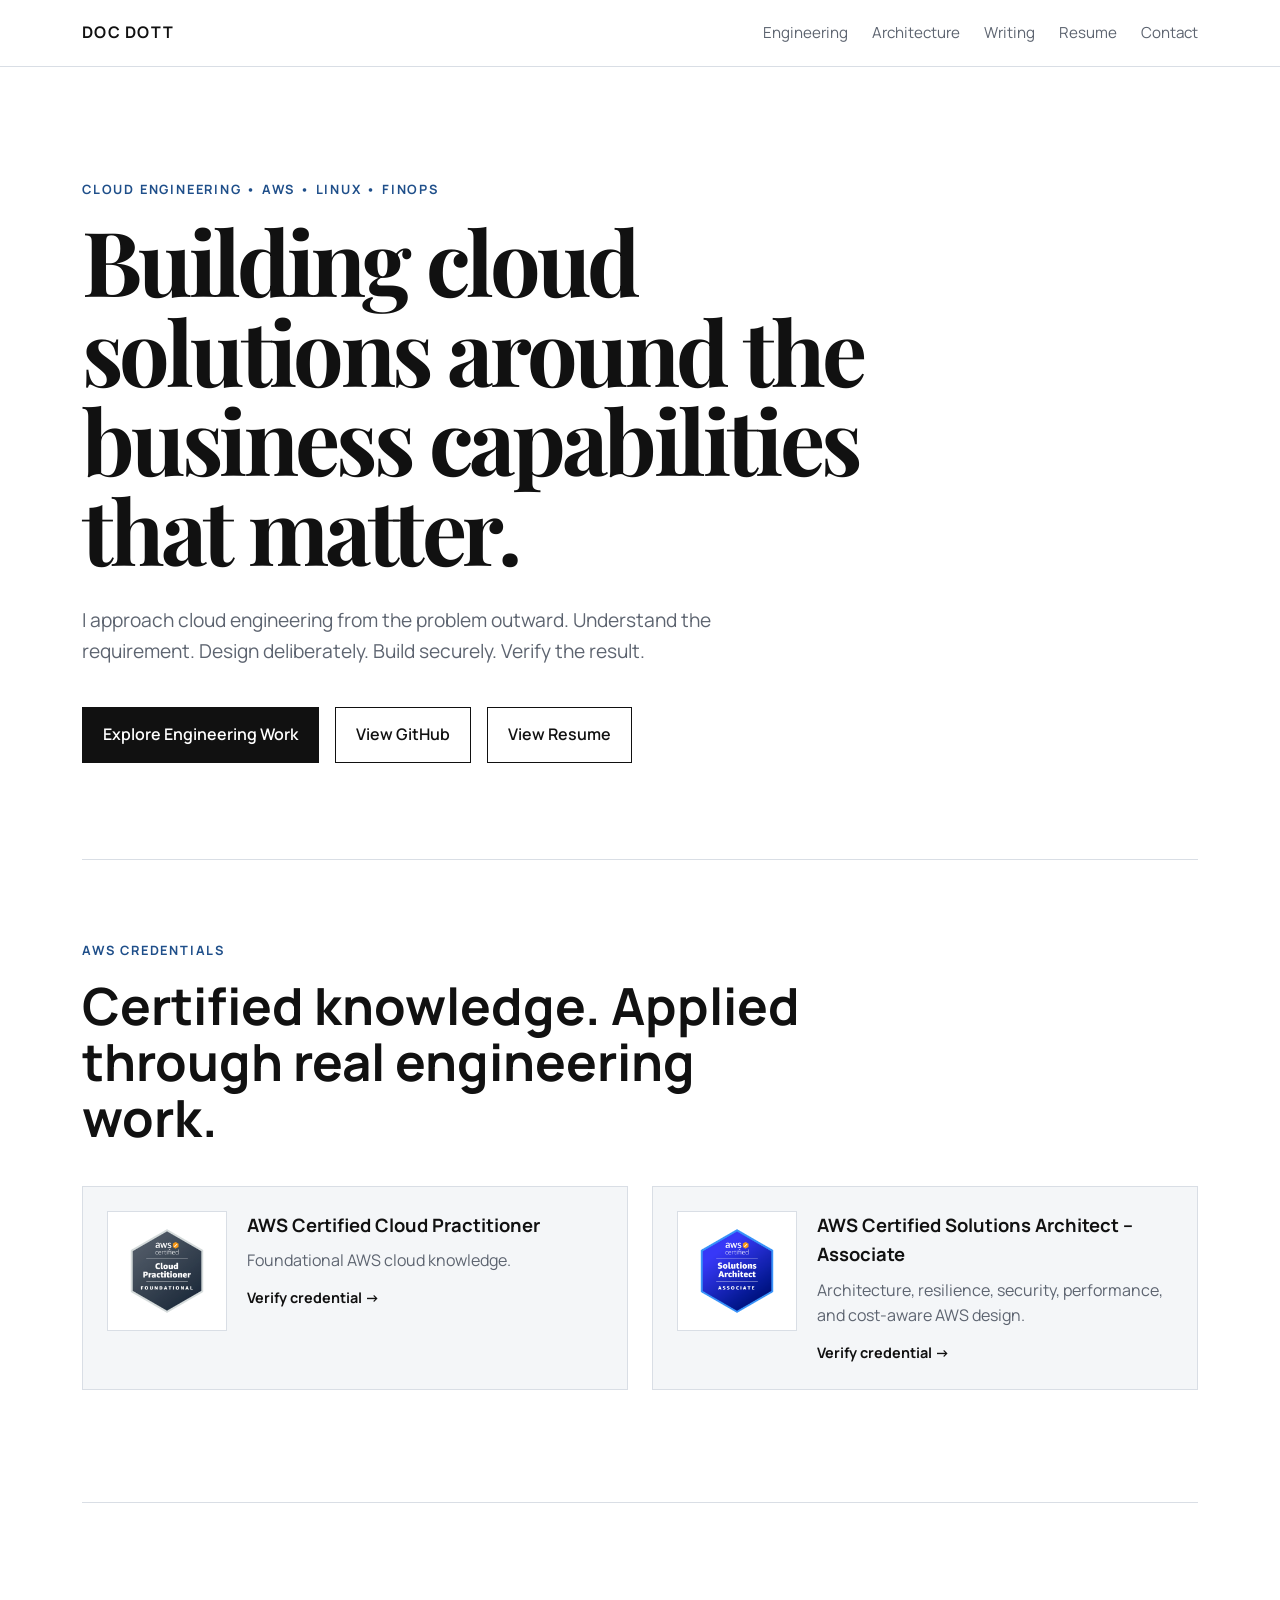
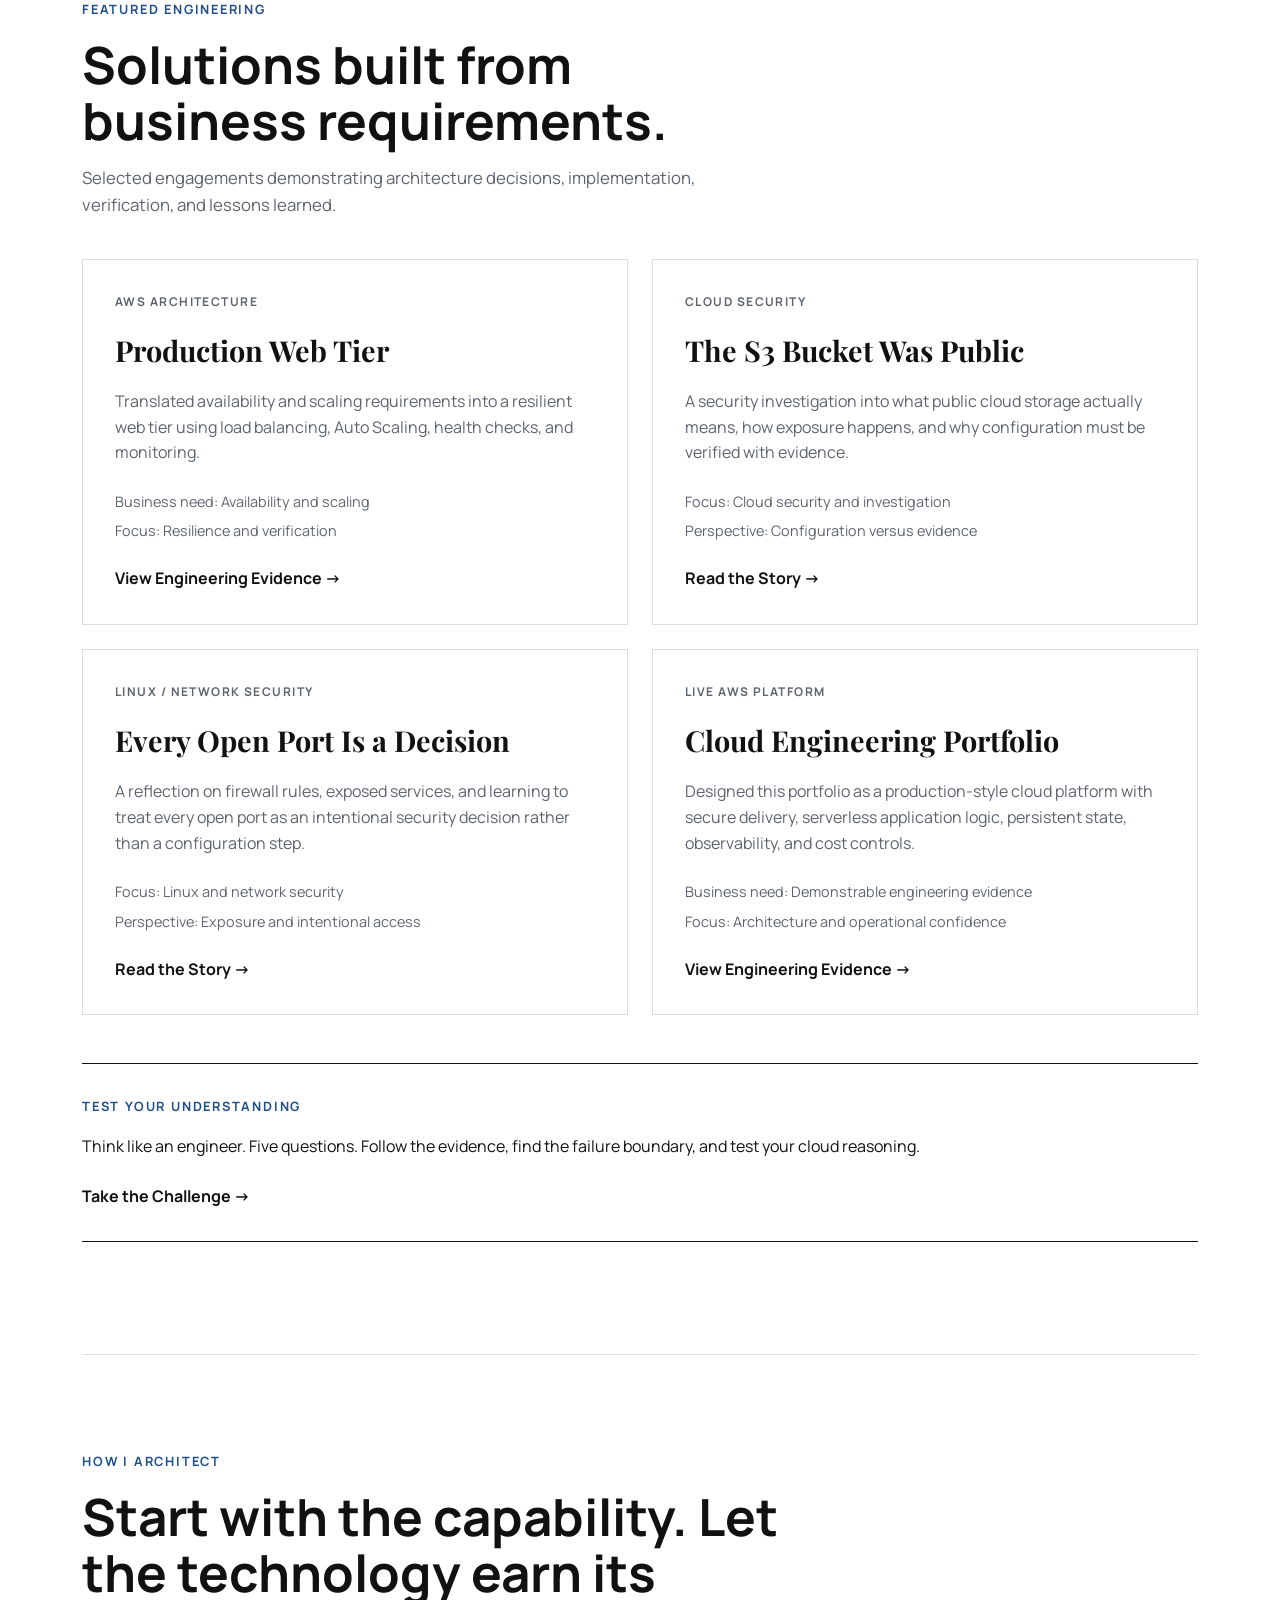
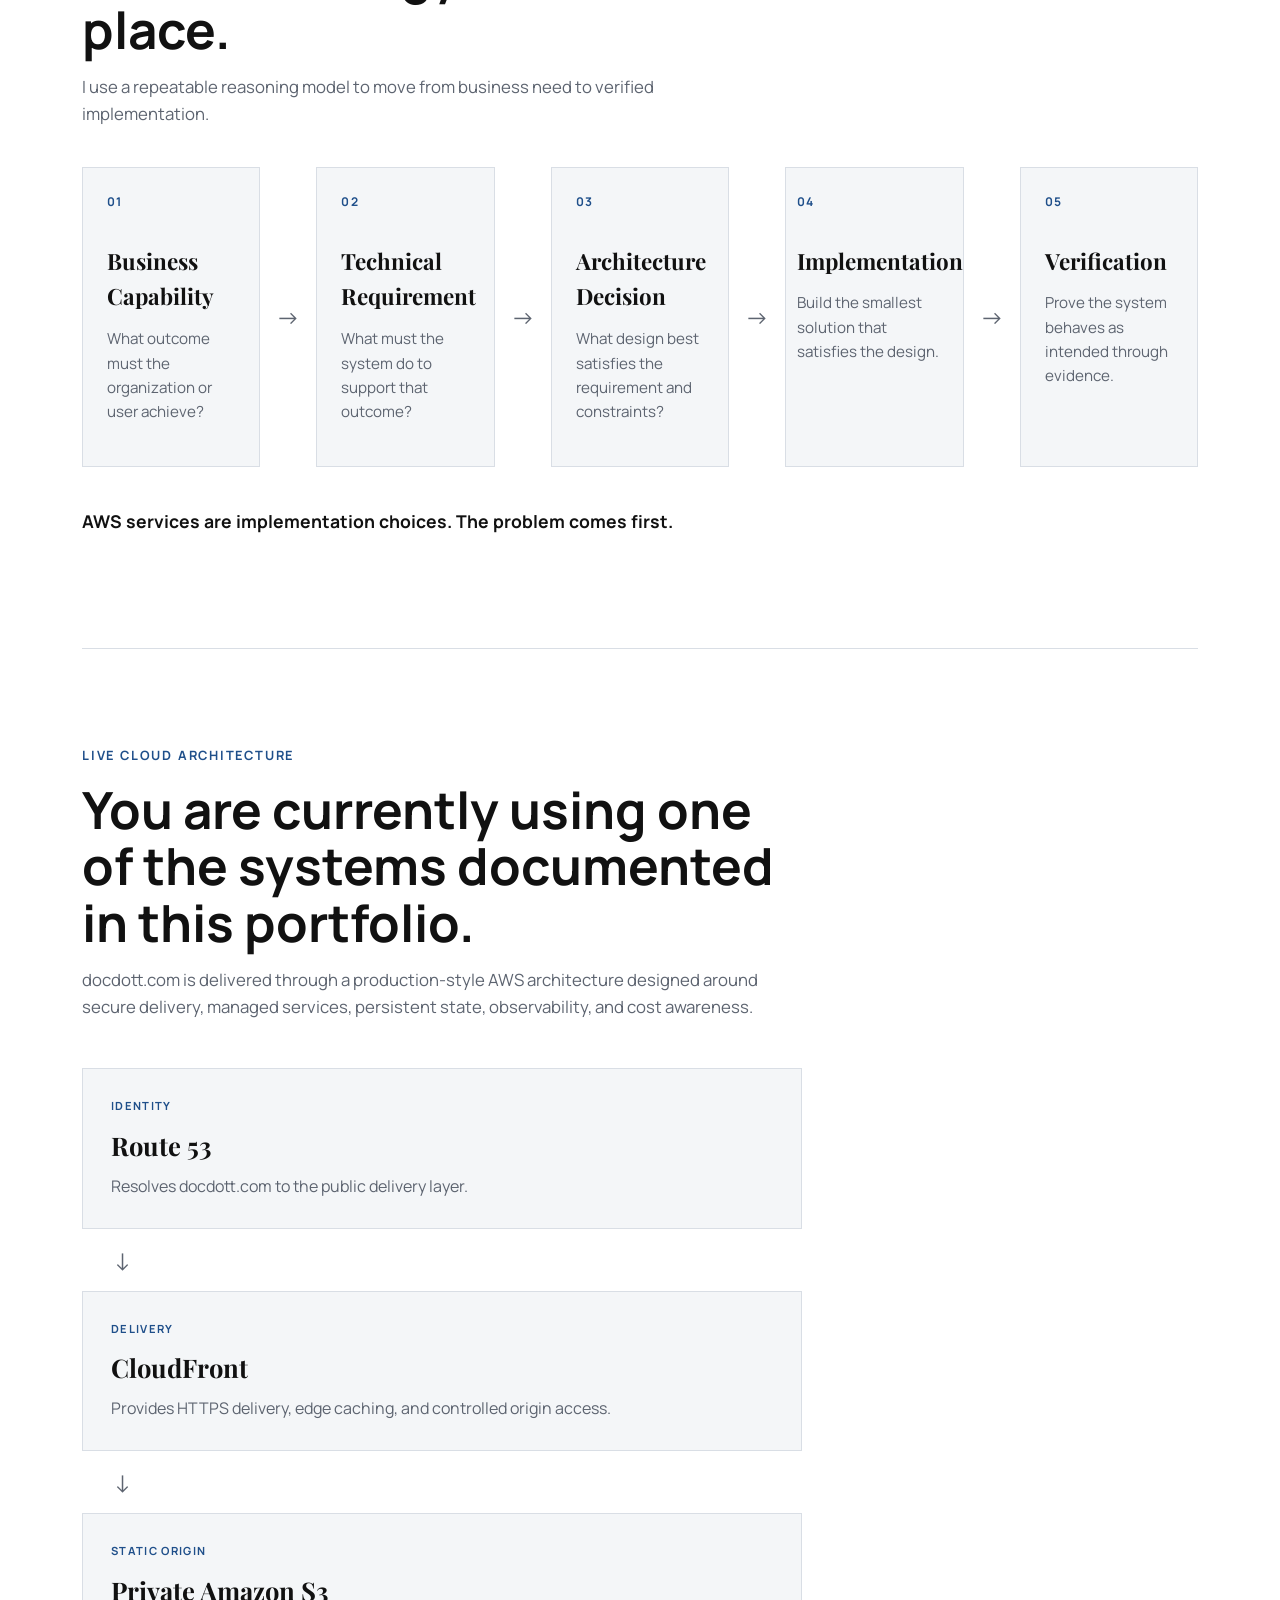
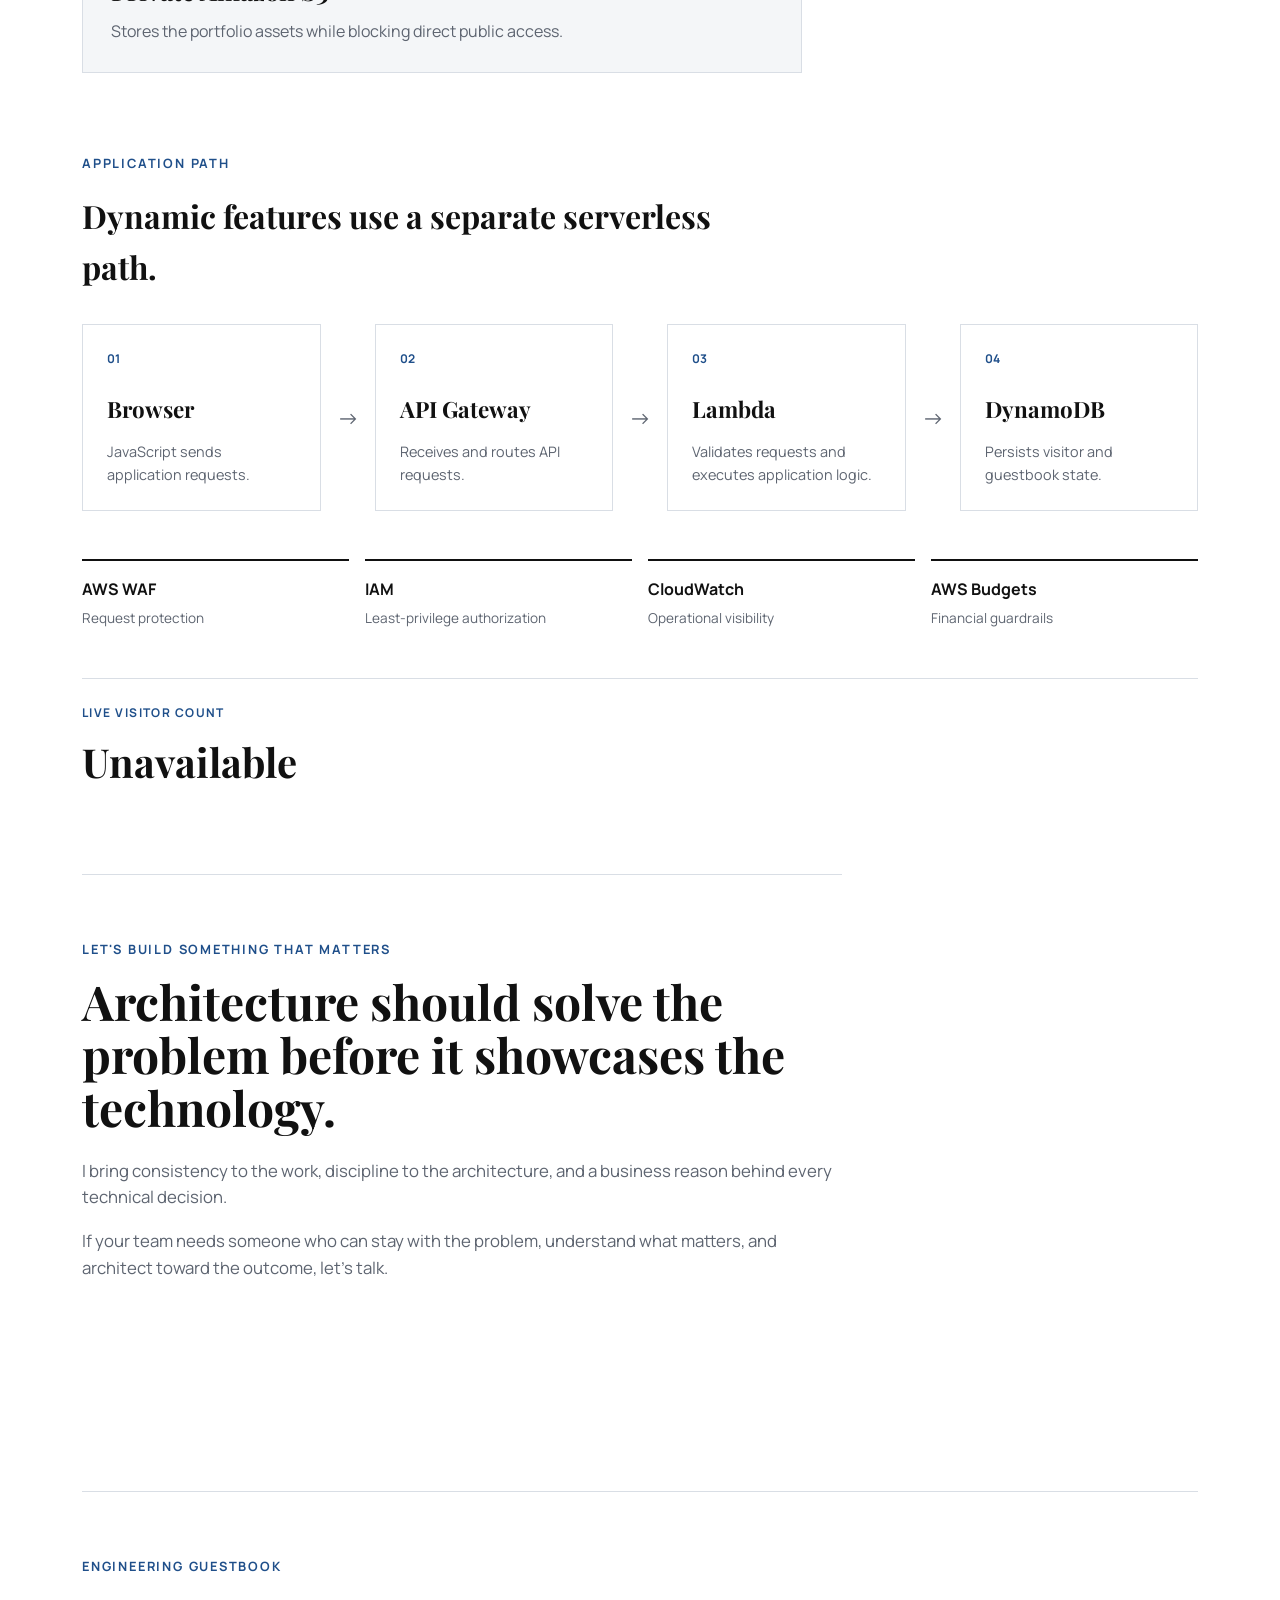
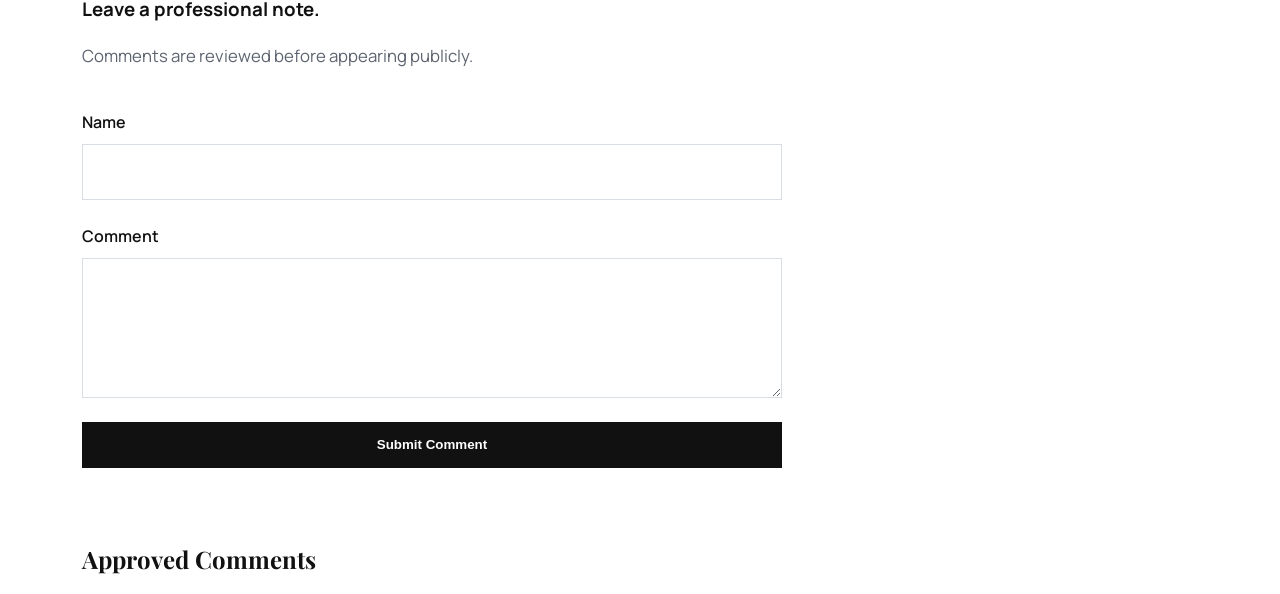
<file: engagements/engagement-10/website/index.html>
<!DOCTYPE html>
<html lang="en">

<head>
    <meta charset="UTF-8">
    <meta name="viewport" content="width=device-width, initial-scale=1.0">

    <title>Doc Dott | Cloud Engineering</title>

    <meta name="description"
        content="Cloud engineering portfolio focused on architecture, business capabilities, and verified solutions.">

    <link rel="preconnect" href="https://fonts.googleapis.com">
    <link rel="preconnect" href="https://fonts.gstatic.com" crossorigin>

    <link
        href="https://fonts.googleapis.com/css2?family=Manrope:wght@400;500;600;700&family=Playfair+Display:wght@600;700&display=swap"
        rel="stylesheet">

    <link rel="stylesheet" href="css/styles.css">
</head>

<body>

    <header class="site-header">
        <nav class="navigation">
            <a class="brand" href="/">DOC DOTT</a>

            <div class="nav-links">
                <a href="#engineering">Engineering</a>
                <a href="#architecture">Architecture</a>
                <a href="https://medium.com/@dotcolumbia" target="_blank" rel="noopener noreferrer">
                    Writing
                </a>

                <a href="assets/Dottington-Fullwood-Cloud-Engineer.pdf" target="_blank" rel="noopener noreferrer">
                    Resume
                </a>
                <a href="#contact">Contact</a>
            </div>
        </nav>
    </header>

    <main>

        <section class="hero">
            <p class="eyebrow">CLOUD ENGINEERING • AWS • LINUX • FINOPS</p>

            <h1>
                Building cloud solutions around the
                business capabilities that matter.
            </h1>

            <p class="hero-description">
                I approach cloud engineering from the problem outward.
                Understand the requirement. Design deliberately.
                Build securely. Verify the result.
            </p>

            <div class="hero-actions">
                <a class="button primary" href="#engineering">
                    Explore Engineering Work
                </a>

                <a class="button secondary"
                    href="https://github.com/Sirhurryup/Designing-Scalable-Systems-for-Real-People" target="_blank"
                    rel="noopener noreferrer">
                    View GitHub
                </a>
                <a class="button secondary" href="assets/Dottington-Fullwood-Cloud-Engineer.pdf" target="_blank" rel="noopener noreferrer">
                    View Resume
                </a>
            </div>
        </section>

        <section class="credentials" aria-labelledby="credentials-heading">

            <div class="section-heading">
                <p class="eyebrow">AWS CREDENTIALS</p>
                <h2 id="credentials-heading">
                    Certified knowledge. Applied through real engineering work.
                </h2>
            </div>

            <div class="credential-grid">

                <article class="credential-card">
                    <a class="credential-badge"
                        href="https://www.credly.com/badges/890779fa-e023-41a5-ac80-a017dc4f284e/public_url"
                        target="_blank" rel="noopener noreferrer"
                        aria-label="Verify AWS Certified Cloud Practitioner credential">
                        <img src="assets/aws-certified-cloud-practitioner.png"
                            alt="AWS Certified Cloud Practitioner badge">
                    </a>

                    <div>
                        <h3>AWS Certified Cloud Practitioner</h3>
                        <p>Foundational AWS cloud knowledge.</p>

                        <a class="credential-link"
                            href="https://www.credly.com/badges/890779fa-e023-41a5-ac80-a017dc4f284e/public_url"
                            target="_blank" rel="noopener noreferrer">
                            Verify credential →
                        </a>
                    </div>
                </article>

                <article class="credential-card">
                    <a class="credential-badge"
                        href="https://www.credly.com/badges/13703fc8-b181-488c-9ca9-7412e6583412/public_url"
                        target="_blank" rel="noopener noreferrer"
                        aria-label="Verify AWS Certified Solutions Architect Associate credential">
                        <img src="assets/aws-certified-solutions-architect-associate.png"
                            alt="AWS Certified Solutions Architect Associate badge">
                    </a>

                    <div>
                        <h3>AWS Certified Solutions Architect – Associate</h3>
                        <p>
                            Architecture, resilience, security, performance,
                            and cost-aware AWS design.
                        </p>

                        <a class="credential-link"
                            href="https://www.credly.com/badges/13703fc8-b181-488c-9ca9-7412e6583412/public_url"
                            target="_blank" rel="noopener noreferrer">
                            Verify credential →
                        </a>
                    </div>
                </article>

            </div>

        </section>
        <section class="engineering" id="engineering" aria-labelledby="engineering-heading">

            <div class="section-heading">
                <p class="eyebrow">FEATURED ENGINEERING</p>
                <h2 id="engineering-heading">
                    Solutions built from business requirements.
                </h2>
                <p>
                    Selected engagements demonstrating architecture decisions,
                    implementation, verification, and lessons learned.
                </p>
            </div>

            <div class="project-grid">

                <article class="project-card">
                    <p class="project-label">AWS ARCHITECTURE</p>
                    <h3>Production Web Tier</h3>
                    <p>
                        Translated availability and scaling requirements into a resilient web tier using load balancing,
                        Auto Scaling, health checks, and monitoring.
                    </p>

                    <div class="project-meta">
                        <span>Business need: Availability and scaling</span>
                        <span>Focus: Resilience and verification</span>
                    </div>

                    <a href="https://github.com/Sirhurryup/Designing-Scalable-Systems-for-Real-People/tree/main/engagements/engagement-09"
                        class="project-link" target="_blank" rel="noopener noreferrer">
                        View Engineering Evidence →
                    </a>
                </article>

                <article class="project-card">
                    <p class="project-label">CLOUD SECURITY</p>
                    <h3>The S3 Bucket Was Public</h3>
                    <p>
                        A security investigation into what public cloud storage actually means,
                        how exposure happens, and why configuration must be verified with evidence.
                    </p>

                    <div class="project-meta">
                        <span>Focus: Cloud security and investigation</span>
                        <span>Perspective: Configuration versus evidence</span>
                    </div>

                    <a href="https://medium.com/@dotcolumbia/the-s3-bucket-was-public-14d733499cc7" class="project-link"
                        target="_blank" rel="noopener noreferrer">
                        Read the Story →
                    </a>
                </article>

                <article class="project-card">
                    <p class="project-label">LINUX / NETWORK SECURITY</p>
                    <h3>Every Open Port Is a Decision</h3>
                    <p>
                        A reflection on firewall rules, exposed services, and learning to treat
                        every open port as an intentional security decision rather than a configuration step.
                    </p>

                    <div class="project-meta">
                        <span>Focus: Linux and network security</span>
                        <span>Perspective: Exposure and intentional access</span>
                    </div>

                    <a href="https://medium.com/@dotcolumbia/every-open-port-is-a-decision-b0a693848ee9"
                        class="project-link" target="_blank" rel="noopener noreferrer">
                        Read the Story →
                    </a>
                </article>

                <article class="project-card">
                    <p class="project-label">LIVE AWS PLATFORM</p>
                    <h3>Cloud Engineering Portfolio</h3>
                    <p>
                        Designed this portfolio as a production-style cloud platform
                        with secure delivery, serverless application logic,
                        persistent state, observability, and cost controls.
                    </p>

                    <div class="project-meta">
                        <span>Business need: Demonstrable engineering evidence</span>
                        <span>Focus: Architecture and operational confidence</span>
                    </div>

                    <a href="https://github.com/Sirhurryup/Designing-Scalable-Systems-for-Real-People/tree/main/engagements/engagement-10"
                        class="project-link" target="_blank" rel="noopener noreferrer">
                        View Engineering Evidence →
                    </a>
                </article>

            </div>

            <div class="challenge-callout">
                <p class="eyebrow">TEST YOUR UNDERSTANDING</p>
                <p>
                    Think like an engineer. Five questions. Follow the evidence,
                    find the failure boundary, and test your cloud reasoning.
                </p>
                <a href="challenge.html" class="project-link">
                    Take the Challenge →
                </a>
            </div>

        </section>

        <section class="architecture-method" id="architecture" aria-labelledby="architecture-heading">

            <div class="section-heading">
                <p class="eyebrow">HOW I ARCHITECT</p>
                <h2 id="architecture-heading">
                    Start with the capability. Let the technology earn its place.
                </h2>
                <p>
                    I use a repeatable reasoning model to move from business need
                    to verified implementation.
                </p>
            </div>

            <div class="architecture-flow">

                <div class="architecture-step">
                    <span class="step-number">01</span>
                    <h3>Business Capability</h3>
                    <p>What outcome must the organization or user achieve?</p>
                </div>

                <div class="architecture-arrow" aria-hidden="true">→</div>

                <div class="architecture-step">
                    <span class="step-number">02</span>
                    <h3>Technical Requirement</h3>
                    <p>What must the system do to support that outcome?</p>
                </div>

                <div class="architecture-arrow" aria-hidden="true">→</div>

                <div class="architecture-step">
                    <span class="step-number">03</span>
                    <h3>Architecture Decision</h3>
                    <p>What design best satisfies the requirement and constraints?</p>
                </div>

                <div class="architecture-arrow" aria-hidden="true">→</div>

                <div class="architecture-step">
                    <span class="step-number">04</span>
                    <h3>Implementation</h3>
                    <p>Build the smallest solution that satisfies the design.</p>
                </div>

                <div class="architecture-arrow" aria-hidden="true">→</div>

                <div class="architecture-step">
                    <span class="step-number">05</span>
                    <h3>Verification</h3>
                    <p>Prove the system behaves as intended through evidence.</p>
                </div>

            </div>

            <p class="architecture-principle">
                AWS services are implementation choices. The problem comes first.
            </p>

        </section>

        <section class="live-architecture" aria-labelledby="live-architecture-heading">

            <div class="section-heading">
                <p class="eyebrow">LIVE CLOUD ARCHITECTURE</p>

                <h2 id="live-architecture-heading">
                    You are currently using one of the systems documented in this portfolio.
                </h2>

                <p>
                    docdott.com is delivered through a production-style AWS architecture
                    designed around secure delivery, managed services, persistent state,
                    observability, and cost awareness.
                </p>
            </div>

            <div class="architecture-stack">

                <div class="architecture-layer">
                    <span class="layer-label">IDENTITY</span>
                    <h3>Route 53</h3>
                    <p>Resolves docdott.com to the public delivery layer.</p>
                </div>

                <div class="stack-arrow" aria-hidden="true">↓</div>

                <div class="architecture-layer">
                    <span class="layer-label">DELIVERY</span>
                    <h3>CloudFront</h3>
                    <p>Provides HTTPS delivery, edge caching, and controlled origin access.</p>
                </div>

                <div class="stack-arrow" aria-hidden="true">↓</div>

                <div class="architecture-layer">
                    <span class="layer-label">STATIC ORIGIN</span>
                    <h3>Private Amazon S3</h3>
                    <p>Stores the portfolio assets while blocking direct public access.</p>
                </div>

            </div>

            <div class="backend-heading">
                <p class="eyebrow">APPLICATION PATH</p>
                <h3>Dynamic features use a separate serverless path.</h3>
            </div>

            <div class="backend-flow">

                <div class="backend-service">
                    <span>01</span>
                    <h4>Browser</h4>
                    <p>JavaScript sends application requests.</p>
                </div>

                <div class="backend-arrow" aria-hidden="true">→</div>

                <div class="backend-service">
                    <span>02</span>
                    <h4>API Gateway</h4>
                    <p>Receives and routes API requests.</p>
                </div>

                <div class="backend-arrow" aria-hidden="true">→</div>

                <div class="backend-service">
                    <span>03</span>
                    <h4>Lambda</h4>
                    <p>Validates requests and executes application logic.</p>
                </div>

                <div class="backend-arrow" aria-hidden="true">→</div>

                <div class="backend-service">
                    <span>04</span>
                    <h4>DynamoDB</h4>
                    <p>Persists visitor and guestbook state.</p>
                </div>

            </div>

            <div class="architecture-controls">

                <div>
                    <strong>AWS WAF</strong>
                    <span>Request protection</span>
                </div>

                <div>
                    <strong>IAM</strong>
                    <span>Least-privilege authorization</span>
                </div>

                <div>
                    <strong>CloudWatch</strong>
                    <span>Operational visibility</span>
                </div>

                <div>
                    <strong>AWS Budgets</strong>
                    <span>Financial guardrails</span>
                </div>

            </div>

            <div class="live-metric">
                <span class="metric-label">LIVE VISITOR COUNT</span>
                <strong id="visitor-count">Loading...</strong>
            </div>

            <div class="closing-note" id="contact">
                <p class="eyebrow">LET'S BUILD SOMETHING THAT MATTERS</p>

                <h3>
                    Architecture should solve the problem before it showcases the technology.
                </h3>

                <p>
                    I bring consistency to the work, discipline to the architecture,
                    and a business reason behind every technical decision.
                </p>

                <p>
                    If your team needs someone who can stay with the problem,
                    understand what matters, and architect toward the outcome,
                    let's talk.
                </p>
            </div>

        </section>

        <div class="guestbook">
            <div class="section-heading">
                <p class="eyebrow">ENGINEERING GUESTBOOK</p>
                <h3>Leave a professional note.</h3>
                <p>
                    Comments are reviewed before appearing publicly.
                </p>
            </div>

            <form id="guestbook-form" class="guestbook-form">
                <label>
                    Name
                    <input type="text" id="guestbook-name" name="name" minlength="2" maxlength="60" required>
                </label>

                <label>
                    Comment
                    <textarea id="guestbook-comment" name="comment" minlength="5" maxlength="500" required></textarea>
                </label>

                <button type="submit" class="button primary">
                    Submit Comment
                </button>

                <p id="guestbook-status" class="guestbook-status"></p>
            </form>

            <div class="guestbook-comments">
                <h4>Approved Comments</h4>
                <div id="guestbook-list"></div>
            </div>
        </div>

    </main>
    <script src="js/app.js"></script>
</body>

</html>
</file>
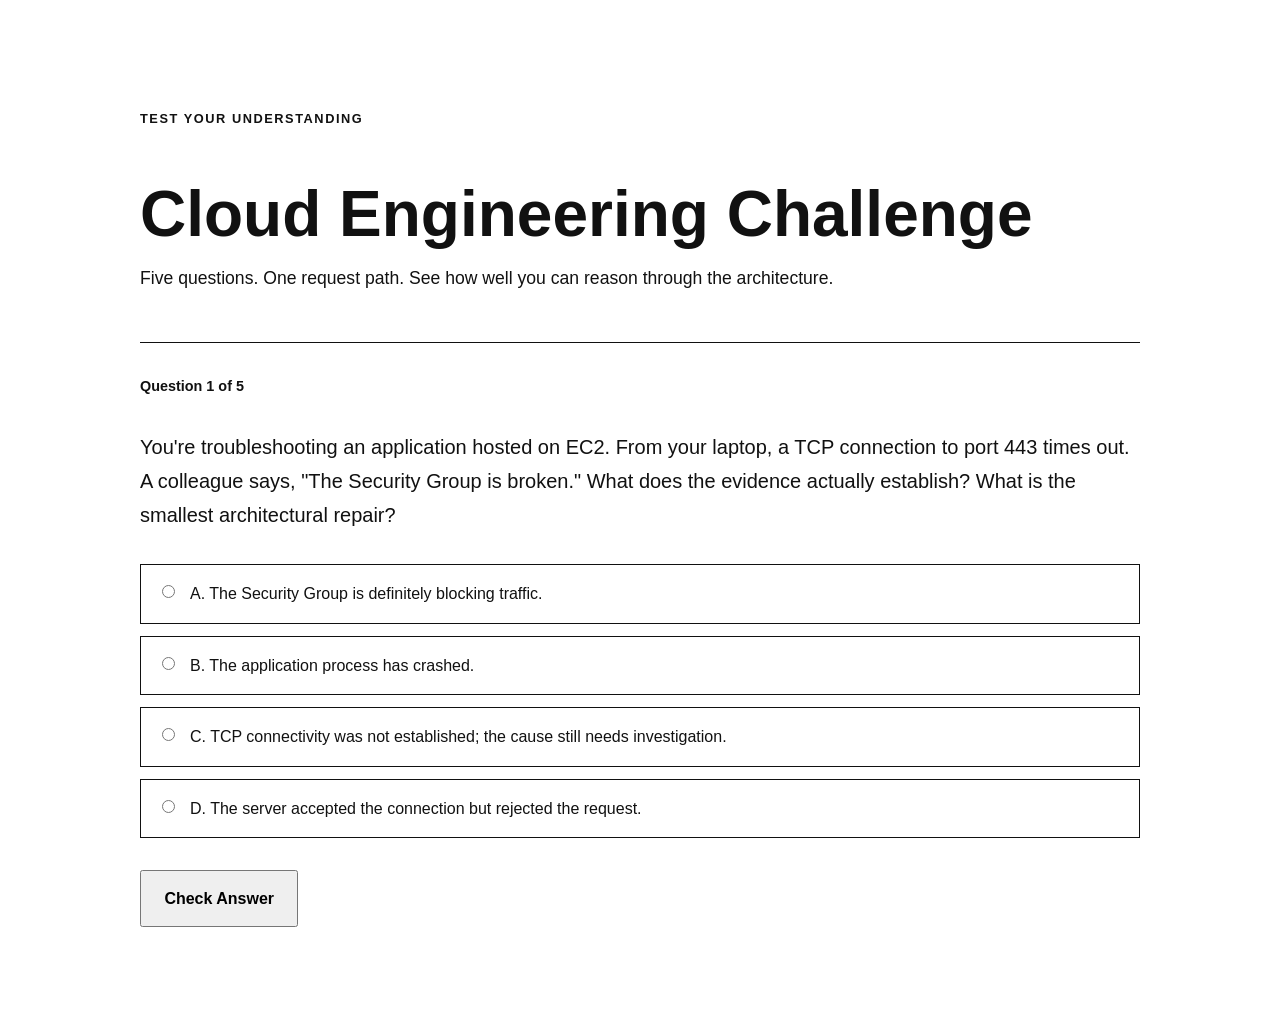
<file: engagements/engagement-10/website/challenge.html>
<!DOCTYPE html>
<html lang="en">
<head>
    <meta charset="UTF-8">
    <meta name="viewport" content="width=device-width, initial-scale=1.0">

    <title>Cloud Engineering Challenge | Doc Dott</title>

    <link rel="stylesheet" href="css/styles.css">
</head>

<body>

    <main class="challenge">
        <section class="challenge-container">

            <header class="challenge-header">
                <p class="challenge-label">Test Your Understanding</p>
                <h1>Cloud Engineering Challenge</h1>
                <p class="challenge-intro">
                    Five questions. One request path. See how well you can
                    reason through the architecture.
                </p>
            </header>

            <div class="quiz">

                <div class="quiz-progress">
                    <span id="question-number">Question 1 of 5</span>
                </div>

                <div id="question-container">
                    <!-- JavaScript will render each question here -->
                </div>

                <div id="feedback" class="quiz-feedback" hidden>
                    <!-- Answer explanation appears here -->
                </div>

                <button id="quiz-action" type="button">
                    Check Answer
                </button>

            </div>

            <div id="quiz-result" class="quiz-result" hidden>
                <!-- Final score appears here -->
            </div>

        </section>
    </main>

    <script src="js/challenge.js"></script>

</body>
</html>
</file>
<file: engagements/engagement-10/website/css/styles.css>
:root {
    --page-width: 1180px;
    --text-main: #111111;
    --text-muted: #5d6470;
    --surface: #ffffff;
    --surface-soft: #f4f6f8;
    --border: #d9dee5;
    --accent: #1f4f8a;
}

* {
    box-sizing: border-box;
}

html {
    scroll-behavior: smooth;
}

body {
    margin: 0;
    font-family: "Manrope", sans-serif;
    color: var(--text-main);
    background: var(--surface);
    line-height: 1.6;
}

a {
    color: inherit;
    text-decoration: none;
}

.site-header {
    border-bottom: 1px solid var(--border);
    background: var(--surface);
}

.navigation {
    max-width: var(--page-width);
    margin: 0 auto;
    padding: 1.25rem 2rem;
    display: flex;
    align-items: center;
    justify-content: space-between;
    gap: 2rem;
}

.brand {
    font-weight: 700;
    letter-spacing: 0.08em;
}

.nav-links {
    display: flex;
    gap: 1.5rem;
    color: var(--text-muted);
    font-size: 0.95rem;
}

main {
    max-width: var(--page-width);
    margin: 0 auto;
    padding: 0 2rem;
}

.hero {
    padding: 7rem 0 6rem;
    max-width: 900px;
}

.eyebrow {
    margin: 0 0 1rem;
    font-size: 0.8rem;
    font-weight: 700;
    letter-spacing: 0.14em;
    color: var(--accent);
}

.hero h1 {
    margin: 0;
    font-family: "Playfair Display", serif;
    font-size: clamp(2.8rem, 7vw, 5.8rem);
    line-height: 1;
    letter-spacing: -0.04em;
    max-width: 1000px;
}

.hero-description {
    margin: 2rem 0 0;
    max-width: 680px;
    font-size: 1.2rem;
    color: var(--text-muted);
}

.hero-actions {
    margin-top: 2.5rem;
    display: flex;
    flex-wrap: wrap;
    gap: 1rem;
}

.button {
    display: inline-block;
    padding: 0.9rem 1.25rem;
    border: 1px solid var(--text-main);
    font-weight: 600;
}

.button.primary {
    background: var(--text-main);
    color: var(--surface);
}

.button.secondary {
    background: var(--surface);
}

.credentials {
    padding: 5rem 0 7rem;
    border-top: 1px solid var(--border);
}

.section-heading {
    max-width: 720px;
    margin-bottom: 2.5rem;
}

.section-heading h2 {
    margin: 0;
    font-size: clamp(2rem, 4vw, 3.2rem);
    line-height: 1.1;
}

.credential-grid {
    display: grid;
    grid-template-columns: repeat(2, minmax(0, 1fr));
    gap: 1.5rem;
}

.credential-card {
    display: flex;
    gap: 1.25rem;
    align-items: flex-start;
    padding: 1.5rem;
    border: 1px solid var(--border);
    background: var(--surface-soft);
}

.credential-badge {
    width: 110px;
    min-height: 110px;
    flex: 0 0 110px;
    display: grid;
    place-items: center;
    align-content: center;
    gap: 0.35rem;
    padding: 1rem;
    border: 1px solid var(--border);
    background: var(--surface);
    text-align: center;
}

.badge-mark {
    font-weight: 700;
    letter-spacing: 0.08em;
}

.badge-level {
    font-size: 0.75rem;
    color: var(--text-muted);
}

.credential-link {
    display: inline-block;
    margin-top: 0.75rem;
    font-weight: 700;
    font-size: 0.9rem;
}

.credential-link:hover {
    text-decoration: underline;
}

.credential-card h3 {
    margin: 0 0 0.5rem;
    font-size: 1.15rem;
}

.credential-card p {
    margin: 0;
    color: var(--text-muted);
}

@media (max-width: 760px) {
    .navigation {
        align-items: flex-start;
        flex-direction: column;
    }

    .nav-links {
        flex-wrap: wrap;
        gap: 0.75rem 1.25rem;
    }

    .hero {
        padding: 5rem 0 4rem;
    }

    .credential-grid {
        grid-template-columns: 1fr;
    }
}

.engineering {
    padding: 6rem 0 7rem;
    border-top: 1px solid var(--border);
}

.section-heading p:not(.eyebrow) {
    max-width: 680px;
    color: var(--text-muted);
    font-size: 1.05rem;
}

.project-grid {
    display: grid;
    grid-template-columns: repeat(2, minmax(0, 1fr));
    gap: 1.5rem;
}

.project-card {
    padding: 2rem;
    border: 1px solid var(--border);
    background: var(--surface);
}

.project-label {
    margin: 0 0 1rem;
    font-size: 0.75rem;
    font-weight: 700;
    letter-spacing: 0.12em;
    color: var(--accent);
}

.project-card h3 {
    margin: 0 0 1rem;
    font-family: "Playfair Display", serif;
    font-size: 1.8rem;
}

.project-card > p {
    color: var(--text-muted);
}

.project-meta {
    margin: 1.5rem 0;
    display: grid;
    gap: 0.4rem;
    font-size: 0.9rem;
    color: var(--text-muted);
}

.project-link {
    font-weight: 700;
}

.project-link:hover {
    text-decoration: underline;
}

@media (max-width: 760px) {
    .project-grid {
        grid-template-columns: 1fr;
    }
}

.architecture-method {
    padding: 6rem 0 7rem;
    border-top: 1px solid var(--border);
}

.architecture-flow {
    display: grid;
    grid-template-columns:
        minmax(0, 1fr) auto
        minmax(0, 1fr) auto
        minmax(0, 1fr) auto
        minmax(0, 1fr) auto
        minmax(0, 1fr);
    gap: 1rem;
    align-items: stretch;
}

.architecture-step {
    height: 100%;
    min-height: 300px;
    padding: 1.5rem;
    border: 1px solid var(--border);
    background: var(--surface-soft);
    display: flex;
    flex-direction: column;
}

.step-number {
    display: block;
    margin-bottom: 2rem;
    font-size: 0.75rem;
    font-weight: 700;
    letter-spacing: 0.12em;
    color: var(--accent);
}

.architecture-step h3 {
    margin: 0 0 0.75rem;
    font-family: "Playfair Display", serif;
    font-size: 1.4rem;
}

.architecture-step p {
    margin: 0;
    color: var(--text-muted);
    font-size: 0.95rem;
}

.architecture-arrow {
    align-self: center;
    font-size: 1.5rem;
    color: var(--text-muted);
}

.architecture-principle {
    margin: 2.5rem 0 0;
    font-size: 1.1rem;
    font-weight: 700;
}

@media (max-width: 980px) {
    .architecture-flow {
        grid-template-columns: 1fr;
    }

    .architecture-arrow {
        transform: rotate(90deg);
        justify-self: center;
    }

    .architecture-step {
        min-height: auto;
    }
}

.implementation-title {
    font-size: 1.25rem;
    letter-spacing: -0.02em;
}

.architecture-step:nth-of-type(7) {
    padding-left: 0.65rem;
}

.live-architecture {
    padding: 6rem 0 7rem;
    border-top: 1px solid var(--border);
}

.architecture-stack {
    max-width: 720px;
    display: grid;
    gap: 0.75rem;
    margin-top: 3rem;
}

.architecture-layer {
    padding: 1.75rem;
    border: 1px solid var(--border);
    background: var(--surface-soft);
}

.layer-label {
    display: block;
    margin-bottom: 0.6rem;
    font-size: 0.7rem;
    font-weight: 700;
    letter-spacing: 0.12em;
    color: var(--accent);
}

.architecture-layer h3 {
    margin: 0 0 0.5rem;
    font-family: "Playfair Display", serif;
    font-size: 1.6rem;
}

.architecture-layer p {
    margin: 0;
    color: var(--text-muted);
}

.stack-arrow {
    padding-left: 2rem;
    font-size: 1.5rem;
    color: var(--text-muted);
}

.backend-heading {
    margin-top: 5rem;
    max-width: 700px;
}

.backend-heading h3 {
    margin: 0;
    font-family: "Playfair Display", serif;
    font-size: 2rem;
}

.backend-flow {
    margin-top: 2rem;
    display: grid;
    grid-template-columns:
        minmax(0, 1fr) auto
        minmax(0, 1fr) auto
        minmax(0, 1fr) auto
        minmax(0, 1fr);
    gap: 1rem;
    align-items: stretch;
}

.backend-service {
    padding: 1.5rem;
    border: 1px solid var(--border);
    background: var(--surface);
}

.backend-service span {
    display: block;
    margin-bottom: 1.5rem;
    font-size: 0.75rem;
    font-weight: 700;
    color: var(--accent);
}

.backend-service h4 {
    margin: 0 0 0.75rem;
    font-family: "Playfair Display", serif;
    font-size: 1.4rem;
}

.backend-service p {
    margin: 0;
    color: var(--text-muted);
    font-size: 0.9rem;
}

.backend-arrow {
    align-self: center;
    font-size: 1.4rem;
    color: var(--text-muted);
}

.architecture-controls {
    margin-top: 3rem;
    display: grid;
    grid-template-columns: repeat(4, minmax(0, 1fr));
    gap: 1rem;
}

.architecture-controls div {
    padding-top: 1rem;
    border-top: 2px solid var(--text-main);
}

.architecture-controls strong,
.architecture-controls span {
    display: block;
}

.architecture-controls span {
    margin-top: 0.3rem;
    color: var(--text-muted);
    font-size: 0.85rem;
}

@media (max-width: 980px) {
    .backend-flow {
        grid-template-columns: 1fr;
    }

    .backend-arrow {
        transform: rotate(90deg);
        justify-self: center;
    }

    .architecture-controls {
        grid-template-columns: repeat(2, minmax(0, 1fr));
    }
}

@media (max-width: 600px) {
    .architecture-controls {
        grid-template-columns: 1fr;
    }
}

.live-metric {
    margin-top: 3rem;
    padding-top: 1.5rem;
    border-top: 1px solid var(--border);
}

.metric-label {
    display: block;
    margin-bottom: 0.5rem;
    font-size: 0.75rem;
    font-weight: 700;
    letter-spacing: 0.12em;
    color: var(--accent);
}

.live-metric strong {
    font-family: "Playfair Display", serif;
    font-size: 2.5rem;
}

.guestbook {
    margin-top: 5rem;
    padding-top: 4rem;
    border-top: 1px solid var(--border);
}

.guestbook-form {
    display: grid;
    gap: 1.5rem;
    max-width: 700px;
}

.guestbook-form label {
    display: grid;
    gap: 0.5rem;
    font-weight: 600;
}

.guestbook-form input,
.guestbook-form textarea {
    width: 100%;
    padding: 0.9rem 1rem;
    border: 1px solid var(--border);
    font: inherit;
    background: var(--surface);
}

.guestbook-form textarea {
    min-height: 140px;
    resize: vertical;
}

.guestbook-status {
    margin: 0;
    color: var(--text-muted);
}

.guestbook-comments {
    margin-top: 3rem;
}

.guestbook-comments h4 {
    margin-bottom: 1rem;
    font-family: "Playfair Display", serif;
    font-size: 1.5rem;
}

.guestbook-comment {
    padding: 1.25rem 0;
    border-top: 1px solid var(--border);
}

.guestbook-comment strong {
    display: block;
    margin-bottom: 0.4rem;
}

.guestbook-comment p {
    margin: 0;
    color: var(--text-muted);
}

.credential-badge {
    width: 120px;
    flex: 0 0 120px;
    display: block;
}

.credential-badge img {
    width: 100%;
    height: auto;
    display: block;
}

.credential-link {
    display: inline-block;
    margin-top: 0.75rem;
    font-weight: 700;
    font-size: 0.9rem;
}

.credential-link:hover {
    text-decoration: underline;
}

.closing-note {
    margin-top: 5rem;
    padding-top: 4rem;
    border-top: 1px solid var(--border);
    max-width: 760px;
}

.closing-note h3 {
    margin: 0 0 1.5rem;
    font-family: "Playfair Display", serif;
    font-size: clamp(2rem, 4vw, 3rem);
    line-height: 1.1;
}

.closing-note p:not(.eyebrow) {
    color: var(--text-muted);
    font-size: 1.05rem;
}

/* ========================================
   CLOUD ENGINEERING CHALLENGE
======================================== */

.challenge {
    min-height: 100vh;
    padding: 6rem 1.5rem;
}

.challenge-container {
    width: min(1000px, 100%);
    margin: 0 auto;
}

.challenge-header {
    margin-bottom: 3rem;
}

.challenge-label {
    margin-bottom: 0.75rem;
    font-size: 0.8rem;
    font-weight: 700;
    letter-spacing: 0.12em;
    text-transform: uppercase;
}

.challenge-header h1 {
    margin-bottom: 1rem;
    font-size: clamp(2.25rem, 6vw, 4rem);
    line-height: 1;
}

.challenge-intro {
    font-size: 1.1rem;
    line-height: 1.7;
}

.quiz {
    padding-top: 2rem;
    border-top: 1px solid currentColor;
}

.quiz-progress {
    margin-bottom: 2rem;
    font-size: 0.9rem;
    font-weight: 600;
}

.quiz-question {
    margin-bottom: 2rem;
    font-size: 1.25rem;
    line-height: 1.7;
}

.quiz-options {
    display: grid;
    gap: 0.75rem;
    margin-bottom: 2rem;
}

.quiz-option {
    display: flex;
    gap: 0.75rem;
    align-items: flex-start;
    padding: 1rem;
    border: 1px solid currentColor;
    cursor: pointer;
}

.quiz-option input {
    margin-top: 0.25rem;
}

.quiz-feedback {
    margin: 1.5rem 0;
    padding: 1rem 0;
    line-height: 1.7;
    border-top: 1px solid currentColor;
    border-bottom: 1px solid currentColor;
}

#quiz-action {
    padding: 0.85rem 1.4rem;
    font: inherit;
    font-weight: 700;
    cursor: pointer;
}

.quiz-result {
    padding-top: 3rem;
    border-top: 1px solid currentColor;
}

.quiz-score {
    margin: 0 0 1.5rem;
    font-size: clamp(3rem, 8vw, 5rem);
    font-weight: 700;
    line-height: 1;
}

.quiz-result h2 {
    margin: 0 0 1rem;
    font-size: 1.75rem;
}

.quiz-result > p {
    margin: 0 0 2rem;
    line-height: 1.7;
}

.quiz-home-link {
    display: inline-block;
    padding: 0.85rem 1.4rem;
    border: 1px solid currentColor;
    text-decoration: none;
}

.challenge-callout {
    margin-top: 3rem;
    padding: 2rem 0;
    border-top: 1px solid currentColor;
    border-bottom: 1px solid currentColor;
}

.challenge-callout > p:not(.eyebrow) {
    max-width: 850px;
    margin: 1rem 0 1.5rem;
    line-height: 1.7;
}
</file>
